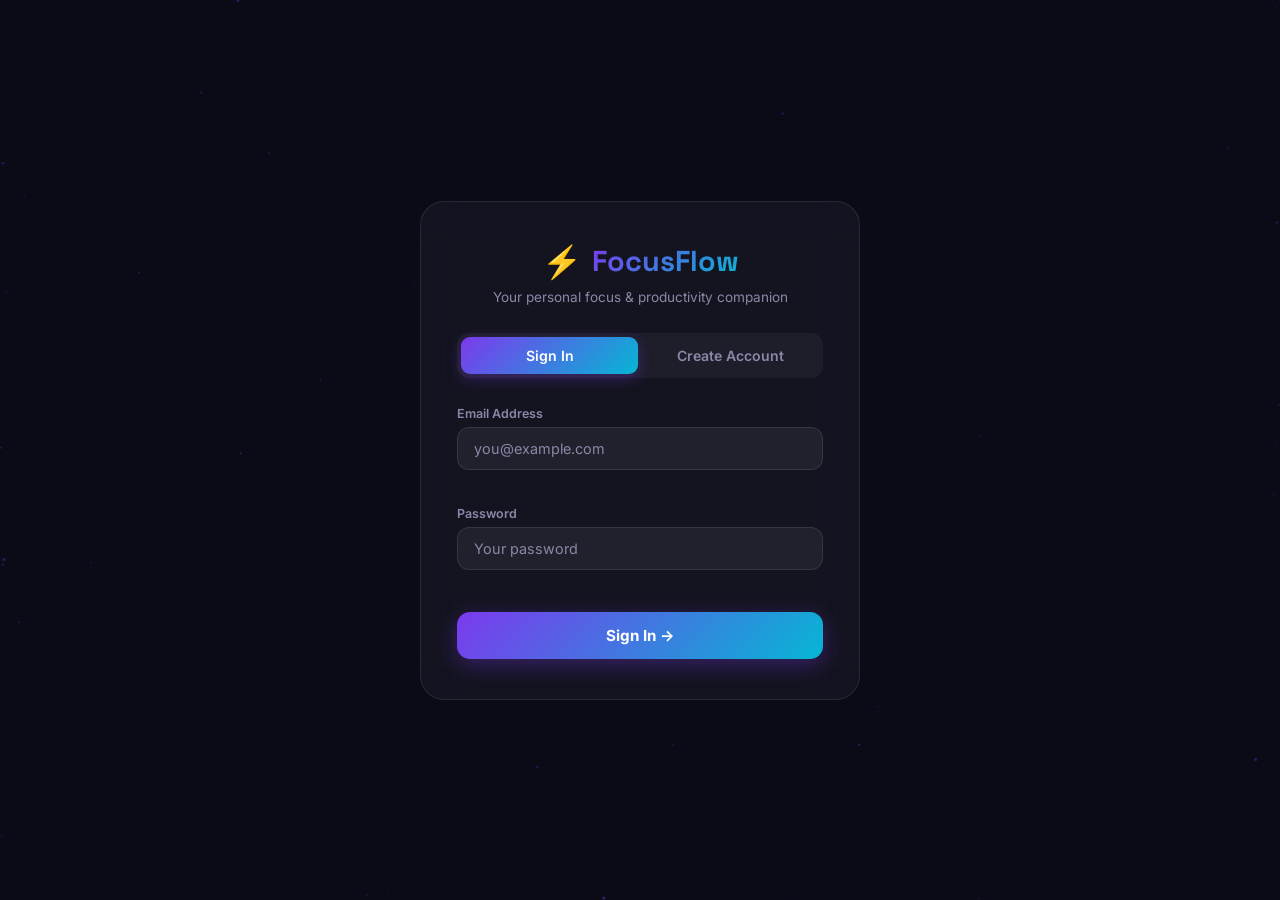
<file: index.html>
<!DOCTYPE html>
<html lang="en" data-theme="violet">
<head>
  <meta charset="UTF-8"/>
  <meta name="viewport" content="width=device-width,initial-scale=1.0"/>
  <title>FocusFlow – Ultimate Study Timer</title>
  <meta name="description" content="Pomodoro focus timer with task management, gamification, ambient sounds, and session tracking."/>
  <link rel="preconnect" href="https://fonts.googleapis.com"/>
  <link href="https://fonts.googleapis.com/css2?family=Inter:wght@300;400;500;600;700;800&family=Space+Grotesk:wght@500;700&display=swap" rel="stylesheet"/>
  <link rel="stylesheet" href="style.css"/>
  <link rel="stylesheet" href="auth.css"/>
</head>
<body>
  <canvas id="particles"></canvas>

  <!-- Breathing overlay -->
  <div class="breathe-overlay" id="breatheOverlay">
    <div class="breathe-circle" id="breatheCircle">
      <span id="breatheText">Inhale</span>
    </div>
  </div>

  <!-- Header -->
  <header class="header">
    <div class="logo">
      <span class="logo-icon">⚡</span>
      <span class="logo-text">FocusFlow</span>
    </div>
    <div class="header-center">
      <div class="xp-bar-wrap">
        <div class="xp-level" id="xpLevel">Lv 1</div>
        <div class="xp-bar"><div class="xp-fill" id="xpFill"></div></div>
        <div class="xp-label" id="xpLabel">0 / 100 XP</div>
      </div>
    </div>
    <div class="header-actions">
      <button class="icon-btn" id="themeBtn" title="Switch Theme">🎨</button>
      <button class="icon-btn" id="breatheBtn" title="Breathing Exercise">🧘</button>
      <button class="icon-btn" id="statsBtn" title="Statistics">📊</button>
      <button class="icon-btn" id="settingsBtn" title="Settings">⚙️</button>
      <!-- User pill -->
      <div class="user-pill" id="userPill">
        <div class="user-pill-avatar" id="headerAvatar">🧑‍🎓</div>
        <span class="user-pill-name" id="headerName">User</span>
        <!-- Dropdown -->
        <div class="user-dropdown" id="userDropdown">
          <a class="dropdown-item" href="profile.html">👤 My Profile</a>
          <a class="dropdown-item" href="profile.html">📊 My Stats</a>
          <div class="dropdown-divider"></div>
          <div class="dropdown-item danger" id="headerLogout">🚪 Log Out</div>
        </div>
      </div>
    </div>
  </header>

  <!-- Keyboard shortcut hint -->
  <div class="shortcut-bar">
    <span>⌨️ Shortcuts:</span>
    <kbd>Space</kbd><span>Play/Pause</span>
    <kbd>R</kbd><span>Reset</span>
    <kbd>S</kbd><span>Skip</span>
    <kbd>F</kbd><span>Focus mode</span>
  </div>

  <!-- Quote Banner -->
  <div class="quote-banner" id="quoteBanner">
    <span class="quote-icon">💡</span>
    <span class="quote-text" id="quoteText"></span>
  </div>

  <!-- Main App -->
  <main class="app" id="appMain">

    <!-- LEFT: Timer Section -->
    <section class="timer-section glass">
      <!-- Mode Tabs -->
      <div class="mode-tabs">
        <button class="mode-tab active" data-mode="focus">🎯 Focus</button>
        <button class="mode-tab" data-mode="short">☕ Short Break</button>
        <button class="mode-tab" data-mode="long">🌴 Long Break</button>
      </div>

      <!-- Circular Timer -->
      <div class="timer-container" id="timerContainer">
        <svg class="timer-ring" viewBox="0 0 300 300">
          <defs>
            <linearGradient id="rg1" x1="0%" y1="0%" x2="100%" y2="100%">
              <stop offset="0%" class="grad-stop1"/>
              <stop offset="100%" class="grad-stop2"/>
            </linearGradient>
            <filter id="glow">
              <feGaussianBlur stdDeviation="5" result="coloredBlur"/>
              <feMerge><feMergeNode in="coloredBlur"/><feMergeNode in="SourceGraphic"/></feMerge>
            </filter>
          </defs>
          <circle class="ring-bg" cx="150" cy="150" r="130"/>
          <circle class="ring-progress" id="ringProgress" cx="150" cy="150" r="130" filter="url(#glow)" stroke="url(#rg1)"/>
          <!-- Tick marks -->
          <g id="tickMarks"></g>
        </svg>
        <div class="timer-center">
          <div class="timer-display" id="timerDisplay">25:00</div>
          <div class="timer-label" id="timerLabel">Focus Time</div>
          <div class="active-task-pill" id="activeTaskPill" style="display:none">
            <span id="activeTaskName">—</span>
          </div>
          <div class="session-dots" id="sessionDots"></div>
        </div>
      </div>

      <!-- Controls -->
      <div class="timer-controls">
        <button class="ctrl-btn" id="resetBtn" title="Reset (R)">↺</button>
        <button class="play-btn" id="playBtn" title="Play/Pause (Space)">
          <span id="playIcon">▶</span>
        </button>
        <button class="ctrl-btn" id="skipBtn" title="Skip (S)">⏭</button>
      </div>

      <!-- Sound Controls -->
      <div class="sound-section">
        <div class="sound-label">🎵 Ambient Sound</div>
        <div class="sound-options">
          <button class="sound-btn active" data-sound="none">🔇 Off</button>
          <button class="sound-btn" data-sound="rain">🌧 Rain</button>
          <button class="sound-btn" data-sound="ocean">🌊 Ocean</button>
          <button class="sound-btn" data-sound="forest">🌲 Forest</button>
          <button class="sound-btn" data-sound="whitenoise">📻 White Noise</button>
        </div>
      </div>

      <!-- Daily goal -->
      <div class="daily-goal-wrap">
        <div class="goal-header">
          <span>🎯 Daily Goal</span>
          <span id="goalProgress">0 / 8 sessions</span>
        </div>
        <div class="goal-bar"><div class="goal-fill" id="goalFill"></div></div>
      </div>
    </section>

    <!-- RIGHT: Tasks + Badges -->
    <div class="right-column">

      <!-- Task Section -->
      <section class="tasks-section glass">
        <div class="tasks-header">
          <h2 class="tasks-title">📝 Tasks</h2>
          <span class="task-count" id="taskCount">0 done</span>
        </div>

        <!-- Add Task -->
        <div class="add-task-row">
          <input type="text" id="taskInput" class="task-input" placeholder="What are you working on?" maxlength="80"/>
          <select class="priority-select" id="prioritySelect">
            <option value="high">🔴 High</option>
            <option value="med" selected>🟡 Med</option>
            <option value="low">🟢 Low</option>
          </select>
          <button class="add-task-btn" id="addTaskBtn">+</button>
        </div>

        <!-- Filters -->
        <div class="task-filters">
          <button class="filter-btn active" data-filter="all">All</button>
          <button class="filter-btn" data-filter="active">Active</button>
          <button class="filter-btn" data-filter="done">Done</button>
          <button class="filter-btn" data-filter="high">🔴</button>
        </div>

        <!-- Task List -->
        <ul class="task-list" id="taskList">
          <li class="empty-tasks" id="emptyMsg">✨ Add your first task above!</li>
        </ul>

        <button class="clear-done-btn" id="clearDoneBtn">🗑 Clear Completed</button>
      </section>

      <!-- Achievements Section -->
      <section class="achievements-section glass">
        <h3 class="ach-title">🏆 Achievements</h3>
        <div class="badges-grid" id="badgesGrid"></div>
      </section>

    </div>
  </main>

  <!-- Stats Modal -->
  <div class="modal-overlay" id="statsModal">
    <div class="modal glass">
      <div class="modal-header">
        <h3>📊 Your Statistics</h3>
        <button class="close-modal" id="closeStats">✕</button>
      </div>
      <div class="stats-grid">
        <div class="stat-card"><div class="stat-value" id="stToday">0</div><div class="stat-label">Sessions Today</div></div>
        <div class="stat-card"><div class="stat-value" id="stMinutes">0m</div><div class="stat-label">Focus Minutes</div></div>
        <div class="stat-card"><div class="stat-value" id="stTasks">0</div><div class="stat-label">Tasks Completed</div></div>
        <div class="stat-card"><div class="stat-value" id="stStreak">0🔥</div><div class="stat-label">Day Streak</div></div>
        <div class="stat-card"><div class="stat-value" id="stTotal">0</div><div class="stat-label">Total Sessions</div></div>
        <div class="stat-card"><div class="stat-value" id="stLevel">1</div><div class="stat-label">Current Level</div></div>
      </div>
      <div class="weekly-chart">
        <h4>Sessions This Week</h4>
        <div class="chart-area">
          <div class="chart-bars" id="chartBars"></div>
          <div class="chart-days" id="chartDays"></div>
        </div>
      </div>
    </div>
  </div>

  <!-- Settings Modal -->
  <div class="modal-overlay" id="settingsModal">
    <div class="modal glass">
      <div class="modal-header">
        <h3>⚙️ Settings</h3>
        <button class="close-modal" id="closeSettings">✕</button>
      </div>
      <div class="settings-list">
        <div class="setting-row">
          <label>Focus Duration (min)</label>
          <input type="number" id="setFocus" class="setting-input" value="25" min="1" max="90"/>
        </div>
        <div class="setting-row">
          <label>Short Break (min)</label>
          <input type="number" id="setShort" class="setting-input" value="5" min="1" max="30"/>
        </div>
        <div class="setting-row">
          <label>Long Break (min)</label>
          <input type="number" id="setLong" class="setting-input" value="15" min="1" max="60"/>
        </div>
        <div class="setting-row">
          <label>Sessions before long break</label>
          <input type="number" id="setSessions" class="setting-input" value="4" min="2" max="8"/>
        </div>
        <div class="setting-row">
          <label>Daily session goal</label>
          <input type="number" id="setGoal" class="setting-input" value="8" min="1" max="20"/>
        </div>
        <div class="setting-row">
          <label>Auto-start breaks</label>
          <label class="toggle"><input type="checkbox" id="setAutoBreak"/><span class="toggle-slider"></span></label>
        </div>
        <div class="setting-row">
          <label>Notification sound</label>
          <label class="toggle"><input type="checkbox" id="setNotifSound" checked/><span class="toggle-slider"></span></label>
        </div>
        <div class="setting-row">
          <label>Show breathing guide</label>
          <label class="toggle"><input type="checkbox" id="setBreathing" checked/><span class="toggle-slider"></span></label>
        </div>
      </div>
      <button class="save-settings-btn" id="saveSettings">💾 Save Settings</button>
    </div>
  </div>

  <!-- Toast Notification -->
  <div class="toast" id="toast"></div>

  <!-- Achievement Popup -->
  <div class="ach-popup" id="achPopup">
    <div class="ach-popup-icon" id="achPopupIcon"></div>
    <div class="ach-popup-text">
      <div class="ach-popup-title" id="achPopupTitle"></div>
      <div class="ach-popup-desc" id="achPopupDesc"></div>
    </div>
  </div>

  <script src="auth.js"></script>
  <script src="app.js"></script>
</body>
</html>
</file>
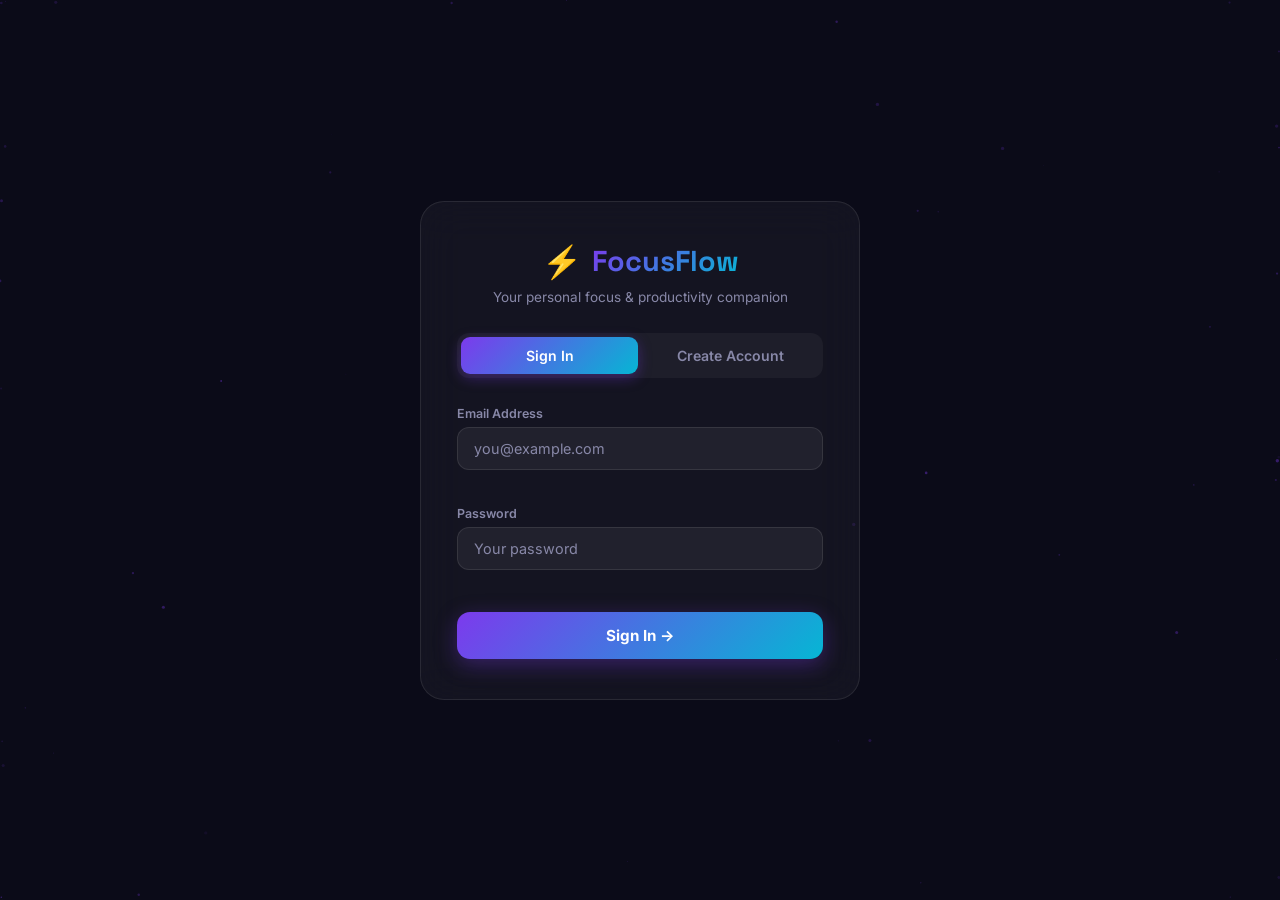
<file: login.html>
<!DOCTYPE html>
<html lang="en" data-theme="violet">
<head>
  <meta charset="UTF-8"/>
  <meta name="viewport" content="width=device-width,initial-scale=1.0"/>
  <title>FocusFlow – Login</title>
  <meta name="description" content="Sign in or create your FocusFlow account to save your progress."/>
  <link rel="preconnect" href="https://fonts.googleapis.com"/>
  <link href="https://fonts.googleapis.com/css2?family=Inter:wght@300;400;500;600;700;800&family=Space+Grotesk:wght@500;700&display=swap" rel="stylesheet"/>
  <link rel="stylesheet" href="auth.css"/>
</head>
<body>
  <canvas id="particles"></canvas>

  <div class="auth-wrapper">
    <div class="auth-card">

      <!-- Logo -->
      <div class="auth-logo">
        <span class="auth-logo-icon">⚡</span>
        <span class="auth-logo-text">FocusFlow</span>
      </div>
      <p class="auth-tagline">Your personal focus & productivity companion</p>

      <!-- Tabs -->
      <div class="auth-tabs">
        <button class="auth-tab active" id="tabLogin">Sign In</button>
        <button class="auth-tab" id="tabRegister">Create Account</button>
      </div>

      <!-- Global Error -->
      <div class="global-error" id="globalError"></div>

      <!-- ── LOGIN FORM ── -->
      <div class="auth-form-pane" id="loginPane">
        <div class="field-group">
          <label for="loginEmail">Email Address</label>
          <input type="email" id="loginEmail" class="auth-input" placeholder="you@example.com" autocomplete="email"/>
          <span class="field-error" id="loginEmailErr"></span>
        </div>
        <div class="field-group">
          <label for="loginPassword">Password</label>
          <input type="password" id="loginPassword" class="auth-input" placeholder="Your password" autocomplete="current-password"/>
          <span class="field-error" id="loginPasswordErr"></span>
        </div>
        <button class="auth-btn" id="loginBtn">
          <span class="btn-text">Sign In →</span>
          <div class="btn-spinner"></div>
        </button>
      </div>

      <!-- ── REGISTER FORM ── -->
      <div class="auth-form-pane hidden" id="registerPane">
        <div class="field-group">
          <label for="regName">Your Name</label>
          <input type="text" id="regName" class="auth-input" placeholder="Alex Johnson" autocomplete="name"/>
          <span class="field-error" id="regNameErr"></span>
        </div>
        <div class="field-group">
          <label for="regEmail">Email Address</label>
          <input type="email" id="regEmail" class="auth-input" placeholder="you@example.com" autocomplete="email"/>
          <span class="field-error" id="regEmailErr"></span>
        </div>
        <div class="field-group">
          <label for="regPassword">Password</label>
          <input type="password" id="regPassword" class="auth-input" placeholder="At least 6 characters" autocomplete="new-password"/>
          <span class="field-error" id="regPasswordErr"></span>
        </div>
        <div class="field-group">
          <label for="regConfirm">Confirm Password</label>
          <input type="password" id="regConfirm" class="auth-input" placeholder="Repeat password" autocomplete="new-password"/>
          <span class="field-error" id="regConfirmErr"></span>
        </div>
        <button class="auth-btn" id="registerBtn">
          <span class="btn-text">Create Account 🚀</span>
          <div class="btn-spinner"></div>
        </button>
      </div>

    </div>
  </div>

  <!-- Toast -->
  <div class="toast" id="toast"></div>

  <script src="auth.js"></script>
  <script>
    // Redirect if already logged in
    requireGuest();

    // ── Particles ──
    (function() {
      const c = document.getElementById('particles');
      const ctx = c.getContext('2d');
      let W, H, pts = [];
      function resize() { W = c.width = innerWidth; H = c.height = innerHeight; }
      resize(); window.addEventListener('resize', resize);
      for (let i=0;i<55;i++) pts.push({x:Math.random()*1920,y:Math.random()*1080,r:Math.random()*1.4+0.3,vx:(Math.random()-.5)*.25,vy:(Math.random()-.5)*.25,o:Math.random()*.35+.05});
      function draw() {
        ctx.clearRect(0,0,W,H);
        pts.forEach(p=>{p.x+=p.vx;p.y+=p.vy;if(p.x<0)p.x=W;if(p.x>W)p.x=0;if(p.y<0)p.y=H;if(p.y>H)p.y=0;ctx.beginPath();ctx.arc(p.x,p.y,p.r,0,Math.PI*2);ctx.fillStyle=`rgba(124,58,237,${p.o})`;ctx.fill();});
        requestAnimationFrame(draw);
      }
      draw();
    })();

    // ── Tab switching ──
    const tabLogin    = document.getElementById('tabLogin');
    const tabRegister = document.getElementById('tabRegister');
    const loginPane   = document.getElementById('loginPane');
    const registerPane= document.getElementById('registerPane');

    tabLogin.addEventListener('click', () => {
      tabLogin.classList.add('active'); tabRegister.classList.remove('active');
      loginPane.classList.remove('hidden'); registerPane.classList.add('hidden');
      clearErrors();
    });
    tabRegister.addEventListener('click', () => {
      tabRegister.classList.add('active'); tabLogin.classList.remove('active');
      registerPane.classList.remove('hidden'); loginPane.classList.add('hidden');
      clearErrors();
    });

    function clearErrors() {
      document.querySelectorAll('.field-error').forEach(e => e.textContent = '');
      document.querySelectorAll('.auth-input').forEach(e => e.classList.remove('error'));
      hideGlobalError();
    }
    function showGlobalError(msg) {
      const el = document.getElementById('globalError');
      el.textContent = msg; el.classList.add('show');
    }
    function hideGlobalError() {
      document.getElementById('globalError').classList.remove('show');
    }
    function fieldErr(id, msg) {
      document.getElementById(id).textContent = msg;
      const input = document.getElementById(id.replace('Err',''));
      if (input) input.classList.add('error');
    }

    let toastTimer;
    function showToast(msg) {
      const t = document.getElementById('toast');
      t.textContent = msg; t.classList.add('show');
      clearTimeout(toastTimer);
      toastTimer = setTimeout(() => t.classList.remove('show'), 3000);
    }

    function setLoading(btn, loading) {
      btn.classList.toggle('loading', loading);
      btn.disabled = loading;
    }

    // ── Login ──
    document.getElementById('loginBtn').addEventListener('click', async () => {
      clearErrors();
      const email = document.getElementById('loginEmail').value.trim();
      const pass  = document.getElementById('loginPassword').value;
      let valid = true;

      if (!email) { fieldErr('loginEmailErr','Email is required'); valid=false; }
      else if (!/\S+@\S+\.\S+/.test(email)) { fieldErr('loginEmailErr','Enter a valid email'); valid=false; }
      if (!pass) { fieldErr('loginPasswordErr','Password is required'); valid=false; }
      if (!valid) return;

      const btn = document.getElementById('loginBtn');
      setLoading(btn, true);
      try {
        await authLogin(email, pass);
        showToast('Welcome back! 🎉');
        setTimeout(() => window.location.href = 'index.html', 800);
      } catch(e) {
        showGlobalError(e.message);
        setLoading(btn, false);
      }
    });

    // ── Register ──
    document.getElementById('registerBtn').addEventListener('click', async () => {
      clearErrors();
      const name    = document.getElementById('regName').value.trim();
      const email   = document.getElementById('regEmail').value.trim();
      const pass    = document.getElementById('regPassword').value;
      const confirm = document.getElementById('regConfirm').value;
      let valid = true;

      if (!name)  { fieldErr('regNameErr','Name is required'); valid=false; }
      if (!email) { fieldErr('regEmailErr','Email is required'); valid=false; }
      else if (!/\S+@\S+\.\S+/.test(email)) { fieldErr('regEmailErr','Enter a valid email'); valid=false; }
      if (!pass)  { fieldErr('regPasswordErr','Password is required'); valid=false; }
      else if (pass.length < 6) { fieldErr('regPasswordErr','At least 6 characters'); valid=false; }
      if (pass !== confirm) { fieldErr('regConfirmErr','Passwords do not match'); valid=false; }
      if (!valid) return;

      const btn = document.getElementById('registerBtn');
      setLoading(btn, true);
      try {
        await authRegister(name, email, pass);
        showToast('Account created! Welcome 🚀');
        setTimeout(() => window.location.href = 'index.html', 900);
      } catch(e) {
        showGlobalError(e.message);
        setLoading(btn, false);
      }
    });

    // Enter key support
    document.getElementById('loginPassword').addEventListener('keydown', e => { if(e.key==='Enter') document.getElementById('loginBtn').click(); });
    document.getElementById('regConfirm').addEventListener('keydown', e => { if(e.key==='Enter') document.getElementById('registerBtn').click(); });
  </script>
</body>
</html>
</file>
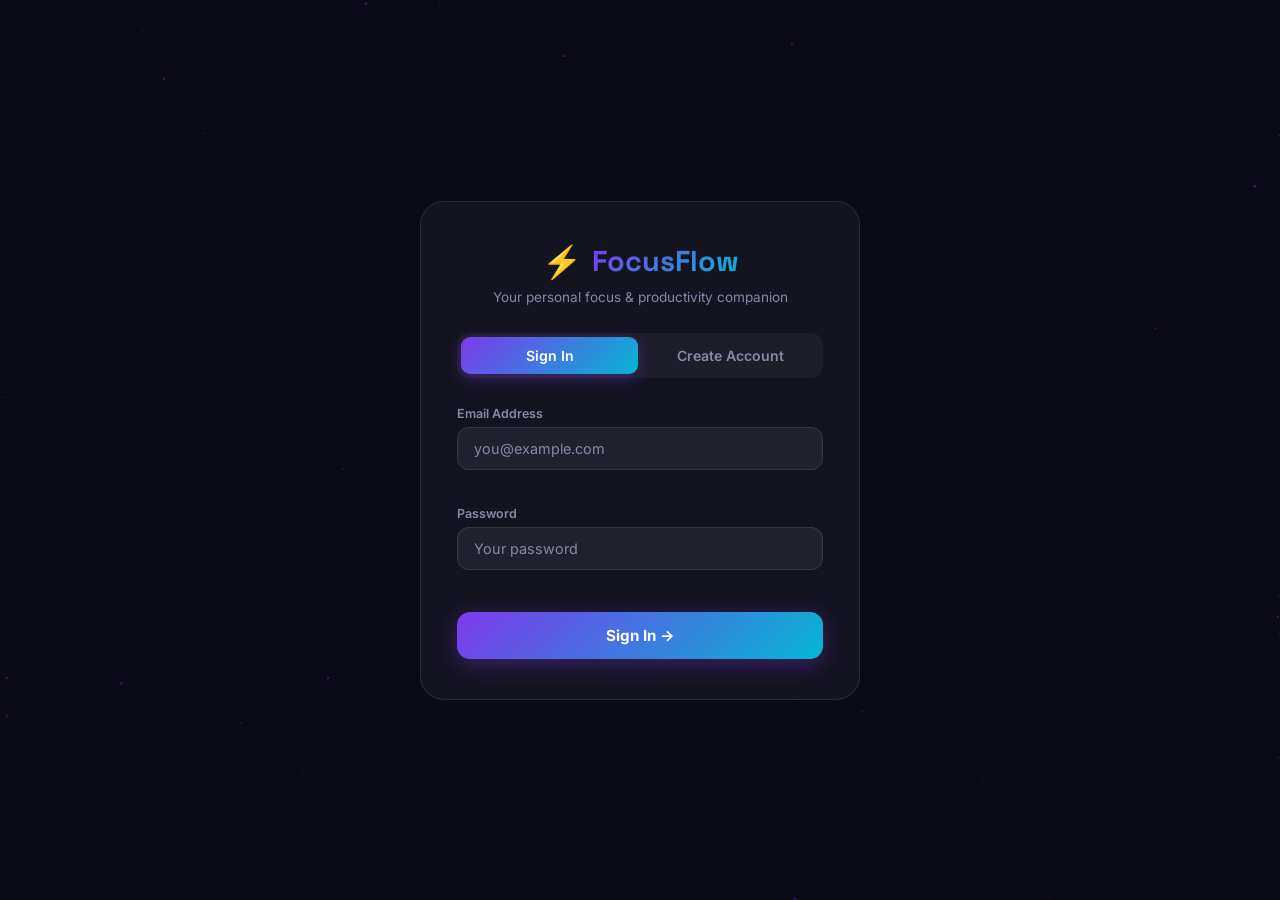
<file: profile.html>
<!DOCTYPE html>
<html lang="en" data-theme="violet">
<head>
  <meta charset="UTF-8"/>
  <meta name="viewport" content="width=device-width,initial-scale=1.0"/>
  <title>My Profile – FocusFlow</title>
  <link rel="preconnect" href="https://fonts.googleapis.com"/>
  <link href="https://fonts.googleapis.com/css2?family=Inter:wght@300;400;500;600;700;800&family=Space+Grotesk:wght@500;700&display=swap" rel="stylesheet"/>
  <link rel="stylesheet" href="auth.css"/>
</head>
<body>
  <canvas id="particles"></canvas>

  <div class="profile-layout">

    <!-- Top bar -->
    <div class="profile-topbar">
      <a href="index.html" class="back-btn">← Back to Timer</a>
      <span class="profile-topbar-title">My Profile</span>
    </div>

    <!-- ── Section 1: Avatar & Identity ── -->
    <div class="profile-section">
      <div class="section-title">Identity</div>

      <div class="avatar-hero">
        <div class="avatar-display" id="avatarDisplay" title="Click to change avatar">🧑‍🎓</div>
        <div class="avatar-info">
          <div class="avatar-name" id="avatarName">Loading...</div>
          <div class="avatar-email" id="avatarEmail"></div>
          <div class="avatar-level">⚡ <span id="avatarLevel">Level 1</span> · <span id="avatarXP">0 XP</span></div>
        </div>
      </div>

      <!-- Emoji picker -->
      <div class="emoji-picker" id="emojiPicker"></div>

      <div class="profile-fields">
        <div>
          <label class="profile-label">Display Name</label>
          <input type="text" id="pfName" class="profile-input" placeholder="Your name" maxlength="32"/>
        </div>
        <div>
          <label class="profile-label">Username</label>
          <input type="text" id="pfUsername" class="profile-input" placeholder="@yourhandle" maxlength="20"/>
        </div>
        <div class="full-width">
          <label class="profile-label">Bio</label>
          <textarea id="pfBio" class="profile-textarea" placeholder="Tell us about yourself and your study goals..." maxlength="160"></textarea>
        </div>
      </div>

      <div class="btn-row" style="margin-top:18px">
        <button class="save-btn" id="saveIdentity">💾 Save Profile</button>
      </div>
    </div>

    <!-- ── Section 2: Study Preferences ── -->
    <div class="profile-section">
      <div class="section-title">Study Preferences</div>
      <div class="profile-fields">
        <div>
          <label class="profile-label">Favourite Subject</label>
          <input type="text" id="pfSubject" class="profile-input" placeholder="e.g. Mathematics, CS, History"/>
        </div>
        <div>
          <label class="profile-label">Study Schedule</label>
          <select id="pfSchedule" class="profile-select">
            <option value="morning">🌅 Morning Person</option>
            <option value="afternoon">☀️ Afternoon Worker</option>
            <option value="evening">🌆 Evening Studier</option>
            <option value="night">🌙 Night Owl</option>
          </select>
        </div>
        <div>
          <label class="profile-label">Daily Session Goal</label>
          <input type="number" id="pfDailyGoal" class="profile-input" value="8" min="1" max="20"/>
        </div>
        <div>
          <label class="profile-label">Focus Style</label>
          <select id="pfFocusStyle" class="profile-select">
            <option value="pomodoro">🍅 Pomodoro (25/5)</option>
            <option value="deep">🌊 Deep Work (50/10)</option>
            <option value="light">⚡ Light (15/3)</option>
            <option value="custom">⚙️ Custom</option>
          </select>
        </div>
      </div>
      <div class="btn-row" style="margin-top:18px">
        <button class="save-btn" id="savePrefs">💾 Save Preferences</button>
      </div>
    </div>

    <!-- ── Section 3: Lifetime Stats ── -->
    <div class="profile-section">
      <div class="section-title">Lifetime Stats</div>
      <div class="profile-stats">
        <div class="pstat-card"><div class="pstat-value" id="psTotalSessions">0</div><div class="pstat-label">Total Sessions</div></div>
        <div class="pstat-card"><div class="pstat-value" id="psTodaySessions">0</div><div class="pstat-label">Today's Sessions</div></div>
        <div class="pstat-card"><div class="pstat-value" id="psMinutes">0</div><div class="pstat-label">Focus Minutes</div></div>
        <div class="pstat-card"><div class="pstat-value" id="psTasks">0</div><div class="pstat-label">Tasks Completed</div></div>
        <div class="pstat-card"><div class="pstat-value" id="psStreak">0🔥</div><div class="pstat-label">Day Streak</div></div>
        <div class="pstat-card"><div class="pstat-value" id="psLevel">1</div><div class="pstat-label">Current Level</div></div>
      </div>
    </div>

    <!-- ── Section 4: Account & Security ── -->
    <div class="profile-section">
      <div class="section-title">Account & Security</div>
      <div class="profile-fields">
        <div>
          <label class="profile-label">Email (read-only)</label>
          <input type="email" id="pfEmail" class="profile-input" readonly style="opacity:0.5;cursor:not-allowed"/>
        </div>
        <div></div>
        <div>
          <label class="profile-label">Current Password</label>
          <input type="password" id="pfCurrentPass" class="profile-input" placeholder="Enter current password"/>
        </div>
        <div>
          <label class="profile-label">New Password</label>
          <input type="password" id="pfNewPass" class="profile-input" placeholder="New password (min 6 chars)"/>
        </div>
      </div>
      <div class="btn-row" style="margin-top:18px">
        <button class="save-btn" id="changePassBtn">🔒 Change Password</button>
      </div>
    </div>

    <!-- ── Section 5: Danger Zone ── -->
    <div class="profile-section">
      <div class="section-title" style="color: var(--danger);">Danger Zone</div>
      <p style="font-size:0.85rem;color:var(--text-dim);margin-bottom:16px;">
        Deleting your account removes all your data permanently. This cannot be undone.
      </p>
      <div class="btn-row">
        <button class="danger-btn" id="logoutBtn">🚪 Log Out</button>
        <button class="danger-btn" id="deleteAccountBtn">🗑 Delete Account</button>
      </div>
    </div>

  </div>

  <!-- Toast -->
  <div class="toast" id="toast"></div>

  <script src="auth.js"></script>
  <script src="profile.js"></script>
</body>
</html>
</file>
<file: style.css>
/* =============================================
   FOCUSFLOW – PREMIUM DARK STUDY TIMER CSS
   ============================================= */

/* ---------- CSS Variables / Themes ---------- */
:root, [data-theme="violet"] {
  --bg:          #0b0b18;
  --bg2:         #11112b;
  --glass:       rgba(255,255,255,0.04);
  --glass-border:rgba(255,255,255,0.09);
  --accent1:     #7c3aed;
  --accent2:     #06b6d4;
  --accent-glow: rgba(124,58,237,0.35);
  --text:        #e8e8f0;
  --text-dim:    #8888a8;
  --success:     #10b981;
  --danger:      #ef4444;
  --warn:        #f59e0b;
}
[data-theme="ocean"] {
  --bg:          #050e1f;
  --bg2:         #0a1a35;
  --glass:       rgba(255,255,255,0.04);
  --glass-border:rgba(255,255,255,0.09);
  --accent1:     #0ea5e9;
  --accent2:     #06b6d4;
  --accent-glow: rgba(14,165,233,0.35);
  --text:        #ddf6ff;
  --text-dim:    #6698aa;
}
[data-theme="sunset"] {
  --bg:          #130a0a;
  --bg2:         #1f0f0f;
  --glass:       rgba(255,255,255,0.04);
  --glass-border:rgba(255,255,255,0.09);
  --accent1:     #f43f5e;
  --accent2:     #f97316;
  --accent-glow: rgba(244,63,94,0.35);
  --text:        #ffe4e4;
  --text-dim:    #aa7777;
}
[data-theme="forest"] {
  --bg:          #060f08;
  --bg2:         #0d1f11;
  --glass:       rgba(255,255,255,0.04);
  --glass-border:rgba(255,255,255,0.09);
  --accent1:     #22c55e;
  --accent2:     #86efac;
  --accent-glow: rgba(34,197,94,0.35);
  --text:        #d1fae5;
  --text-dim:    #6aaa7a;
}

/* ---------- Reset & Base ---------- */
*, *::before, *::after { box-sizing: border-box; margin: 0; padding: 0; }
html { scroll-behavior: smooth; }
body {
  font-family: 'Inter', sans-serif;
  background: var(--bg);
  color: var(--text);
  min-height: 100vh;
  overflow-x: hidden;
  line-height: 1.5;
}

/* ---------- Particles Canvas ---------- */
#particles {
  position: fixed; inset: 0;
  pointer-events: none; z-index: 0;
}

/* ---------- Glassmorphism ---------- */
.glass {
  background: var(--glass);
  border: 1px solid var(--glass-border);
  backdrop-filter: blur(16px);
  -webkit-backdrop-filter: blur(16px);
  border-radius: 20px;
}

/* ---------- Gradient stops (themed) ---------- */
.grad-stop1 { stop-color: var(--accent1); }
.grad-stop2 { stop-color: var(--accent2); }

/* ---------- Header ---------- */
.header {
  position: sticky; top: 0; z-index: 100;
  display: flex; align-items: center;
  padding: 14px 28px;
  background: rgba(11,11,24,0.7);
  backdrop-filter: blur(20px);
  border-bottom: 1px solid var(--glass-border);
}
.logo { display: flex; align-items: center; gap: 10px; }
.logo-icon { font-size: 1.5rem; }
.logo-text {
  font-family: 'Space Grotesk', sans-serif;
  font-size: 1.4rem; font-weight: 700;
  background: linear-gradient(135deg, var(--accent1), var(--accent2));
  -webkit-background-clip: text; -webkit-text-fill-color: transparent;
  background-clip: text;
}
.header-center { flex: 1; display: flex; justify-content: center; }
.xp-bar-wrap { display: flex; align-items: center; gap: 10px; }
.xp-level {
  font-size: 0.75rem; font-weight: 700;
  background: linear-gradient(135deg, var(--accent1), var(--accent2));
  -webkit-background-clip: text; background-clip: text;
  -webkit-text-fill-color: transparent;
  min-width: 38px;
}
.xp-bar {
  width: 140px; height: 6px;
  background: rgba(255,255,255,0.08);
  border-radius: 99px; overflow: hidden;
}
.xp-fill {
  height: 100%;
  background: linear-gradient(90deg, var(--accent1), var(--accent2));
  border-radius: 99px;
  transition: width 0.6s cubic-bezier(.4,0,.2,1);
  width: 0%;
}
.xp-label { font-size: 0.7rem; color: var(--text-dim); min-width: 60px; }
.header-actions { display: flex; gap: 8px; }
.icon-btn {
  background: var(--glass); border: 1px solid var(--glass-border);
  color: var(--text); font-size: 1.1rem;
  width: 40px; height: 40px; border-radius: 10px;
  cursor: pointer; transition: all 0.2s;
  display: flex; align-items: center; justify-content: center;
}
.icon-btn:hover { background: rgba(255,255,255,0.1); transform: translateY(-2px); }

/* ---------- Shortcut Bar ---------- */
.shortcut-bar {
  display: flex; align-items: center; justify-content: center;
  gap: 8px; padding: 8px 20px;
  font-size: 0.72rem; color: var(--text-dim);
  background: rgba(255,255,255,0.02);
  border-bottom: 1px solid rgba(255,255,255,0.04);
  flex-wrap: wrap;
  position: relative; z-index: 1;
}
kbd {
  background: rgba(255,255,255,0.08);
  border: 1px solid rgba(255,255,255,0.15);
  color: var(--accent2);
  border-radius: 5px;
  padding: 1px 6px;
  font-family: monospace; font-size: 0.7rem;
  font-weight: 700;
}

/* ---------- Quote Banner ---------- */
.quote-banner {
  display: flex; align-items: center; justify-content: center;
  gap: 10px;
  padding: 10px 24px;
  font-size: 0.85rem;
  color: var(--text-dim);
  font-style: italic;
  position: relative; z-index: 1;
  animation: fadeIn 1s ease;
}
.quote-icon { font-size: 1rem; flex-shrink: 0; }

/* ---------- Main Layout ---------- */
.app {
  display: grid;
  grid-template-columns: 420px 1fr;
  gap: 24px;
  max-width: 1200px;
  margin: 0 auto;
  padding: 24px;
  position: relative; z-index: 1;
}
@media (max-width: 900px) {
  .app { grid-template-columns: 1fr; }
  .header-center { display: none; }
}

/* ---------- Timer Section ---------- */
.timer-section { padding: 28px 24px; display: flex; flex-direction: column; align-items: center; gap: 20px; }

/* Mode Tabs */
.mode-tabs {
  display: flex; gap: 6px;
  background: rgba(255,255,255,0.04);
  border-radius: 12px; padding: 5px;
  width: 100%;
}
.mode-tab {
  flex: 1; padding: 8px 6px;
  border: none; border-radius: 8px;
  background: transparent; color: var(--text-dim);
  font-size: 0.75rem; font-weight: 600;
  cursor: pointer; transition: all 0.25s;
  font-family: 'Inter', sans-serif;
}
.mode-tab.active {
  background: linear-gradient(135deg, var(--accent1), var(--accent2));
  color: #fff;
  box-shadow: 0 4px 15px var(--accent-glow);
}
.mode-tab:not(.active):hover { color: var(--text); background: rgba(255,255,255,0.05); }

/* Circular Timer */
.timer-container {
  position: relative; width: 300px; height: 300px;
  transition: transform 0.3s;
}
.timer-container:hover { transform: scale(1.02); }
.timer-ring { width: 100%; height: 100%; transform: rotate(-90deg); }
.ring-bg { fill: none; stroke: rgba(255,255,255,0.05); stroke-width: 10; }
.ring-progress {
  fill: none; stroke-width: 10;
  stroke-linecap: round;
  stroke-dasharray: 816.81;
  stroke-dashoffset: 0;
  transition: stroke-dashoffset 0.5s linear, stroke 0.5s;
}
.timer-center {
  position: absolute; inset: 0;
  display: flex; flex-direction: column;
  align-items: center; justify-content: center; gap: 6px;
}
.timer-display {
  font-family: 'Space Grotesk', sans-serif;
  font-size: 3.8rem; font-weight: 700;
  background: linear-gradient(135deg, var(--accent1), var(--accent2));
  -webkit-background-clip: text; background-clip: text;
  -webkit-text-fill-color: transparent;
  letter-spacing: -2px;
  line-height: 1;
}
.timer-label { font-size: 0.8rem; color: var(--text-dim); text-transform: uppercase; letter-spacing: 2px; }
.active-task-pill {
  background: rgba(255,255,255,0.07);
  border: 1px solid var(--glass-border);
  border-radius: 99px;
  padding: 3px 12px;
  font-size: 0.7rem; color: var(--text-dim);
  max-width: 180px; overflow: hidden;
  text-overflow: ellipsis; white-space: nowrap;
  margin-top: 2px;
}
.session-dots { display: flex; gap: 6px; margin-top: 4px; }
.session-dot {
  width: 8px; height: 8px; border-radius: 50%;
  background: rgba(255,255,255,0.1);
  transition: background 0.3s;
}
.session-dot.done {
  background: linear-gradient(135deg, var(--accent1), var(--accent2));
  box-shadow: 0 0 6px var(--accent-glow);
}

/* Timer Controls */
.timer-controls { display: flex; align-items: center; gap: 16px; }
.ctrl-btn {
  width: 52px; height: 52px; border-radius: 50%;
  background: rgba(255,255,255,0.06); border: 1px solid var(--glass-border);
  color: var(--text); font-size: 1.3rem;
  cursor: pointer; transition: all 0.2s;
  display: flex; align-items: center; justify-content: center;
}
.ctrl-btn:hover { background: rgba(255,255,255,0.12); transform: scale(1.08); }
.play-btn {
  width: 72px; height: 72px; border-radius: 50%;
  background: linear-gradient(135deg, var(--accent1), var(--accent2));
  border: none; color: #fff; font-size: 1.6rem;
  cursor: pointer; transition: all 0.25s;
  box-shadow: 0 8px 28px var(--accent-glow);
  display: flex; align-items: center; justify-content: center;
}
.play-btn:hover { transform: scale(1.1); box-shadow: 0 12px 36px var(--accent-glow); }
.play-btn:active { transform: scale(0.96); }

/* Sound Controls */
.sound-section { width: 100%; }
.sound-label { font-size: 0.78rem; color: var(--text-dim); text-align: center; margin-bottom: 8px; }
.sound-options { display: flex; gap: 6px; flex-wrap: wrap; justify-content: center; }
.sound-btn {
  padding: 6px 12px;
  background: rgba(255,255,255,0.05); border: 1px solid var(--glass-border);
  border-radius: 99px; color: var(--text-dim);
  font-size: 0.72rem; font-weight: 600;
  cursor: pointer; transition: all 0.2s;
}
.sound-btn:hover { background: rgba(255,255,255,0.1); color: var(--text); }
.sound-btn.active {
  background: linear-gradient(135deg, var(--accent1), var(--accent2));
  border-color: transparent; color: #fff;
}

/* Daily Goal */
.daily-goal-wrap { width: 100%; }
.goal-header {
  display: flex; justify-content: space-between;
  font-size: 0.78rem; margin-bottom: 6px; color: var(--text-dim);
}
.goal-bar {
  height: 8px; background: rgba(255,255,255,0.07);
  border-radius: 99px; overflow: hidden;
}
.goal-fill {
  height: 100%; width: 0%;
  background: linear-gradient(90deg, var(--accent1), var(--accent2));
  border-radius: 99px;
  transition: width 0.6s cubic-bezier(.4,0,.2,1);
}

/* ---------- Right Column ---------- */
.right-column { display: flex; flex-direction: column; gap: 20px; }

/* ---------- Tasks Section ---------- */
.tasks-section { padding: 24px; display: flex; flex-direction: column; gap: 14px; }
.tasks-header { display: flex; justify-content: space-between; align-items: center; }
.tasks-title { font-family: 'Space Grotesk', sans-serif; font-size: 1.1rem; font-weight: 700; }
.task-count { font-size: 0.78rem; color: var(--text-dim); }

/* Add Task */
.add-task-row { display: flex; gap: 8px; }
.task-input {
  flex: 1; padding: 11px 14px;
  background: rgba(255,255,255,0.05); border: 1px solid var(--glass-border);
  border-radius: 12px; color: var(--text);
  font-size: 0.88rem; outline: none;
  transition: border-color 0.2s, box-shadow 0.2s;
}
.task-input::placeholder { color: var(--text-dim); }
.task-input:focus {
  border-color: var(--accent1);
  box-shadow: 0 0 0 3px var(--accent-glow);
}
.priority-select {
  padding: 8px 6px;
  background: rgba(255,255,255,0.05); border: 1px solid var(--glass-border);
  border-radius: 10px; color: var(--text);
  font-size: 0.78rem; outline: none; cursor: pointer;
}
.priority-select option { background: var(--bg2); }
.add-task-btn {
  width: 44px; height: 44px; border-radius: 12px;
  background: linear-gradient(135deg, var(--accent1), var(--accent2));
  border: none; color: #fff; font-size: 1.5rem;
  cursor: pointer; transition: all 0.2s;
  display: flex; align-items: center; justify-content: center;
}
.add-task-btn:hover { transform: scale(1.08); box-shadow: 0 6px 20px var(--accent-glow); }

/* Task Filters */
.task-filters { display: flex; gap: 6px; flex-wrap: wrap; }
.filter-btn {
  padding: 5px 14px; border-radius: 99px;
  background: rgba(255,255,255,0.05); border: 1px solid var(--glass-border);
  color: var(--text-dim); font-size: 0.75rem; font-weight: 600;
  cursor: pointer; transition: all 0.2s;
}
.filter-btn.active {
  background: linear-gradient(135deg, var(--accent1), var(--accent2));
  border-color: transparent; color: #fff;
}

/* Task List */
.task-list { list-style: none; display: flex; flex-direction: column; gap: 8px; max-height: 340px; overflow-y: auto; padding-right: 4px; }
.task-list::-webkit-scrollbar { width: 4px; }
.task-list::-webkit-scrollbar-track { background: transparent; }
.task-list::-webkit-scrollbar-thumb { background: rgba(255,255,255,0.1); border-radius: 4px; }

.empty-tasks { text-align: center; padding: 32px; color: var(--text-dim); font-size: 0.85rem; }

.task-item {
  display: flex; align-items: center; gap: 10px;
  padding: 12px 14px;
  background: rgba(255,255,255,0.03); border: 1px solid var(--glass-border);
  border-radius: 12px;
  transition: all 0.25s;
  cursor: pointer;
  animation: slideIn 0.25s ease;
  position: relative;
}
.task-item:hover { background: rgba(255,255,255,0.07); transform: translateX(3px); }
.task-item.active-focus { border-color: var(--accent1); background: rgba(124,58,237,0.08); }
.task-item.done { opacity: 0.5; }
.task-item.done .task-name { text-decoration: line-through; }

.task-check {
  width: 20px; height: 20px; border-radius: 6px;
  border: 2px solid rgba(255,255,255,0.2);
  flex-shrink: 0; cursor: pointer; transition: all 0.2s;
  display: flex; align-items: center; justify-content: center;
}
.task-check.checked {
  background: linear-gradient(135deg, var(--accent1), var(--accent2));
  border-color: transparent;
}
.task-check.checked::after { content: '✓'; color: #fff; font-size: 0.8rem; font-weight: 700; }

.task-name { flex: 1; font-size: 0.88rem; }
.task-meta { display: flex; align-items: center; gap: 6px; }
.task-priority {
  font-size: 0.65rem; padding: 2px 7px; border-radius: 99px; font-weight: 700;
}
.priority-high { background: rgba(239,68,68,0.15); color: #ef4444; }
.priority-med  { background: rgba(245,158,11,0.15); color: #f59e0b; }
.priority-low  { background: rgba(16,185,129,0.15); color: #10b981; }

.task-pomodoros { font-size: 0.7rem; color: var(--text-dim); }
.task-focus-btn {
  background: transparent; border: 1px solid var(--glass-border);
  border-radius: 6px; color: var(--text-dim);
  font-size: 0.68rem; padding: 2px 6px;
  cursor: pointer; transition: all 0.2s; white-space: nowrap;
}
.task-focus-btn:hover { border-color: var(--accent1); color: var(--accent2); }
.task-delete {
  background: transparent; border: none;
  color: rgba(255,255,255,0.2); cursor: pointer;
  font-size: 0.9rem; transition: color 0.2s; padding: 0 2px;
}
.task-delete:hover { color: var(--danger); }

.clear-done-btn {
  background: transparent; border: 1px solid rgba(239,68,68,0.3);
  color: var(--danger); border-radius: 10px;
  padding: 8px; font-size: 0.78rem; cursor: pointer;
  transition: all 0.2s; width: 100%;
}
.clear-done-btn:hover { background: rgba(239,68,68,0.1); }

/* ---------- Achievements ---------- */
.achievements-section { padding: 20px; }
.ach-title { font-family: 'Space Grotesk', sans-serif; font-size: 1rem; font-weight: 700; margin-bottom: 14px; }
.badges-grid { display: grid; grid-template-columns: repeat(auto-fill, minmax(70px, 1fr)); gap: 10px; }
.badge-item {
  display: flex; flex-direction: column; align-items: center; gap: 5px;
  padding: 12px 6px;
  background: rgba(255,255,255,0.03); border: 1px solid var(--glass-border);
  border-radius: 12px; text-align: center;
  transition: all 0.25s; cursor: default;
}
.badge-item.unlocked { border-color: var(--accent1); background: rgba(124,58,237,0.08); }
.badge-item.unlocked:hover { transform: translateY(-3px); box-shadow: 0 8px 20px var(--accent-glow); }
.badge-icon { font-size: 1.6rem; filter: grayscale(1); opacity: 0.4; transition: all 0.3s; }
.badge-item.unlocked .badge-icon { filter: none; opacity: 1; }
.badge-name { font-size: 0.6rem; color: var(--text-dim); line-height: 1.3; }
.badge-item.unlocked .badge-name { color: var(--text); }

/* ---------- Modals ---------- */
.modal-overlay {
  position: fixed; inset: 0; z-index: 200;
  background: rgba(0,0,0,0.6);
  backdrop-filter: blur(8px);
  display: none; align-items: center; justify-content: center; padding: 20px;
}
.modal-overlay.open { display: flex; animation: fadeIn 0.2s ease; }
.modal { width: 100%; max-width: 540px; padding: 28px; max-height: 90vh; overflow-y: auto; }
.modal-header { display: flex; justify-content: space-between; align-items: center; margin-bottom: 22px; }
.modal-header h3 { font-family: 'Space Grotesk', sans-serif; font-size: 1.2rem; }
.close-modal {
  background: rgba(255,255,255,0.07); border: 1px solid var(--glass-border);
  color: var(--text); width: 32px; height: 32px; border-radius: 8px;
  cursor: pointer; font-size: 0.9rem; transition: all 0.2s;
}
.close-modal:hover { background: rgba(239,68,68,0.2); color: var(--danger); }

/* Stats */
.stats-grid { display: grid; grid-template-columns: repeat(3, 1fr); gap: 12px; margin-bottom: 24px; }
.stat-card {
  padding: 18px 14px; border-radius: 14px;
  background: rgba(255,255,255,0.04); border: 1px solid var(--glass-border);
  text-align: center;
}
.stat-value {
  font-family: 'Space Grotesk', sans-serif;
  font-size: 1.8rem; font-weight: 700;
  background: linear-gradient(135deg, var(--accent1), var(--accent2));
  -webkit-background-clip: text; background-clip: text;
  -webkit-text-fill-color: transparent;
}
.stat-label { font-size: 0.72rem; color: var(--text-dim); margin-top: 4px; }

/* Weekly chart */
.weekly-chart h4 { font-size: 0.9rem; margin-bottom: 14px; color: var(--text-dim); }
.chart-area { display: flex; flex-direction: column; gap: 8px; }
.chart-bars { display: flex; gap: 8px; align-items: flex-end; height: 100px; }
.chart-bar {
  flex: 1; border-radius: 6px 6px 0 0;
  background: linear-gradient(180deg, var(--accent1), var(--accent2));
  min-height: 4px; transition: height 0.5s cubic-bezier(.4,0,.2,1);
  opacity: 0.7;
}
.chart-bar.today { opacity: 1; box-shadow: 0 0 12px var(--accent-glow); }
.chart-days { display: flex; gap: 8px; }
.chart-day { flex: 1; text-align: center; font-size: 0.68rem; color: var(--text-dim); }

/* Settings */
.settings-list { display: flex; flex-direction: column; gap: 14px; margin-bottom: 20px; }
.setting-row {
  display: flex; justify-content: space-between; align-items: center;
  padding-bottom: 14px;
  border-bottom: 1px solid rgba(255,255,255,0.05);
  font-size: 0.88rem;
}
.setting-input {
  width: 72px; padding: 6px 10px;
  background: rgba(255,255,255,0.07); border: 1px solid var(--glass-border);
  border-radius: 8px; color: var(--text); font-size: 0.88rem;
  outline: none; text-align: center;
}
.toggle { position: relative; display: inline-block; width: 46px; height: 24px; }
.toggle input { opacity: 0; width: 0; height: 0; }
.toggle-slider {
  position: absolute; inset: 0;
  background: rgba(255,255,255,0.12); border-radius: 99px;
  cursor: pointer; transition: 0.3s;
}
.toggle-slider::before {
  content: ''; position: absolute;
  width: 18px; height: 18px; border-radius: 50%;
  background: #fff; left: 3px; top: 3px;
  transition: 0.3s;
}
.toggle input:checked + .toggle-slider { background: linear-gradient(90deg, var(--accent1), var(--accent2)); }
.toggle input:checked + .toggle-slider::before { transform: translateX(22px); }
.save-settings-btn {
  width: 100%; padding: 13px;
  background: linear-gradient(135deg, var(--accent1), var(--accent2));
  border: none; border-radius: 12px; color: #fff;
  font-size: 0.9rem; font-weight: 600; cursor: pointer;
  transition: all 0.2s; box-shadow: 0 6px 20px var(--accent-glow);
}
.save-settings-btn:hover { transform: translateY(-2px); box-shadow: 0 10px 28px var(--accent-glow); }

/* ---------- Toast ---------- */
.toast {
  position: fixed; bottom: 28px; left: 50%; transform: translateX(-50%) translateY(20px);
  background: rgba(20,20,40,0.95);
  border: 1px solid var(--glass-border);
  color: var(--text); padding: 12px 24px;
  border-radius: 12px; font-size: 0.88rem;
  opacity: 0; transition: all 0.3s;
  z-index: 300; pointer-events: none;
  backdrop-filter: blur(12px);
}
.toast.show { opacity: 1; transform: translateX(-50%) translateY(0); }

/* ---------- Achievement Popup ---------- */
.ach-popup {
  position: fixed; top: 80px; right: 24px;
  display: flex; align-items: center; gap: 12px;
  padding: 14px 20px;
  background: rgba(20,20,40,0.96);
  border: 1px solid var(--accent1);
  border-radius: 14px; z-index: 300;
  transform: translateX(120%);
  transition: transform 0.4s cubic-bezier(.175,.885,.32,1.275);
  backdrop-filter: blur(12px);
  box-shadow: 0 8px 32px var(--accent-glow);
  max-width: 300px;
}
.ach-popup.show { transform: translateX(0); }
.ach-popup-icon { font-size: 2rem; }
.ach-popup-title { font-weight: 700; font-size: 0.9rem; }
.ach-popup-desc { font-size: 0.75rem; color: var(--text-dim); margin-top: 2px; }

/* ---------- Breathing Overlay ---------- */
.breathe-overlay {
  position: fixed; inset: 0; z-index: 500;
  background: rgba(0,0,0,0.88);
  display: none; align-items: center; justify-content: center;
  backdrop-filter: blur(12px);
}
.breathe-overlay.open { display: flex; animation: fadeIn 0.3s; }
.breathe-circle {
  width: 180px; height: 180px; border-radius: 50%;
  background: radial-gradient(circle, var(--accent1), var(--accent2));
  display: flex; align-items: center; justify-content: center;
  font-size: 1.2rem; font-weight: 600; color: #fff;
  box-shadow: 0 0 60px var(--accent-glow);
  animation: breathe 4s ease-in-out infinite;
  cursor: pointer;
}
@keyframes breathe {
  0%, 100% { transform: scale(1); box-shadow: 0 0 40px var(--accent-glow); }
  50% { transform: scale(1.4); box-shadow: 0 0 80px var(--accent-glow); }
}

/* ---------- Focus Mode ---------- */
body.focus-mode .shortcut-bar,
body.focus-mode .quote-banner,
body.focus-mode .tasks-section,
body.focus-mode .achievements-section,
body.focus-mode .header-center,
body.focus-mode .header-actions { display: none; }
body.focus-mode .app { grid-template-columns: 1fr; max-width: 500px; }
body.focus-mode .timer-section { margin: 0 auto; }

/* ---------- Running animation ---------- */
.timer-container.running .timer-display {
  animation: pulse 2s ease-in-out infinite;
}
@keyframes pulse {
  0%, 100% { opacity: 1; }
  50% { opacity: 0.75; }
}

/* ---------- Animations ---------- */
@keyframes fadeIn { from { opacity: 0; } to { opacity: 1; } }
@keyframes slideIn { from { opacity: 0; transform: translateY(-8px); } to { opacity: 1; transform: translateY(0); } }

/* ---------- Scrollbar ---------- */
::-webkit-scrollbar { width: 5px; }
::-webkit-scrollbar-track { background: transparent; }
::-webkit-scrollbar-thumb { background: rgba(255,255,255,0.1); border-radius: 5px; }
</file>
<file: auth.css>
/* =============================================
   FOCUSFLOW – AUTH & PROFILE SHARED STYLES
   ============================================= */

/* Reuse root variables from style.css */
:root {
  --bg:          #0b0b18;
  --bg2:         #11112b;
  --glass:       rgba(255,255,255,0.04);
  --glass-border:rgba(255,255,255,0.09);
  --accent1:     #7c3aed;
  --accent2:     #06b6d4;
  --accent-glow: rgba(124,58,237,0.35);
  --text:        #e8e8f0;
  --text-dim:    #8888a8;
  --success:     #10b981;
  --danger:      #ef4444;
  --warn:        #f59e0b;
}

*, *::before, *::after { box-sizing: border-box; margin: 0; padding: 0; }
body {
  font-family: 'Inter', sans-serif;
  background: var(--bg);
  color: var(--text);
  min-height: 100vh;
  overflow-x: hidden;
}

canvas#particles { position: fixed; inset: 0; pointer-events: none; z-index: 0; }

/* ── Auth Page ─────────────────────────────── */
.auth-wrapper {
  min-height: 100vh;
  display: flex; align-items: center; justify-content: center;
  padding: 24px;
  position: relative; z-index: 1;
}

.auth-card {
  width: 100%; max-width: 440px;
  background: rgba(255,255,255,0.04);
  border: 1px solid rgba(255,255,255,0.09);
  backdrop-filter: blur(20px);
  border-radius: 24px;
  padding: 40px 36px;
  animation: fadeUp 0.4s ease;
}

.auth-logo {
  display: flex; align-items: center; justify-content: center;
  gap: 10px; margin-bottom: 8px;
}
.auth-logo-icon { font-size: 2rem; }
.auth-logo-text {
  font-family: 'Space Grotesk', sans-serif;
  font-size: 1.8rem; font-weight: 700;
  background: linear-gradient(135deg, var(--accent1), var(--accent2));
  -webkit-background-clip: text; background-clip: text;
  -webkit-text-fill-color: transparent;
}

.auth-tagline {
  text-align: center; font-size: 0.85rem;
  color: var(--text-dim); margin-bottom: 28px;
}

/* Tabs */
.auth-tabs {
  display: flex; gap: 4px;
  background: rgba(255,255,255,0.04);
  border-radius: 12px; padding: 4px;
  margin-bottom: 28px;
}
.auth-tab {
  flex: 1; padding: 10px;
  border: none; border-radius: 9px;
  background: transparent; color: var(--text-dim);
  font-size: 0.88rem; font-weight: 600;
  cursor: pointer; transition: all 0.25s;
  font-family: 'Inter', sans-serif;
}
.auth-tab.active {
  background: linear-gradient(135deg, var(--accent1), var(--accent2));
  color: #fff; box-shadow: 0 4px 14px var(--accent-glow);
}

/* Form */
.auth-form { display: flex; flex-direction: column; gap: 14px; }
.auth-form-pane { display: flex; flex-direction: column; gap: 14px; }
.auth-form-pane.hidden { display: none; }

.field-group { display: flex; flex-direction: column; gap: 6px; }
.field-group label { font-size: 0.78rem; font-weight: 600; color: var(--text-dim); }

.auth-input {
  padding: 12px 16px;
  background: rgba(255,255,255,0.06);
  border: 1px solid var(--glass-border);
  border-radius: 12px; color: var(--text);
  font-size: 0.9rem; outline: none;
  transition: border-color 0.2s, box-shadow 0.2s;
  font-family: 'Inter', sans-serif;
}
.auth-input::placeholder { color: var(--text-dim); }
.auth-input:focus {
  border-color: var(--accent1);
  box-shadow: 0 0 0 3px var(--accent-glow);
}
.auth-input.error { border-color: var(--danger); }

.field-error { font-size: 0.74rem; color: var(--danger); min-height: 16px; }

.auth-btn {
  margin-top: 6px; padding: 14px;
  background: linear-gradient(135deg, var(--accent1), var(--accent2));
  border: none; border-radius: 13px;
  color: #fff; font-size: 0.95rem; font-weight: 700;
  cursor: pointer; transition: all 0.25s;
  box-shadow: 0 6px 22px var(--accent-glow);
  font-family: 'Inter', sans-serif;
  position: relative; overflow: hidden;
}
.auth-btn:hover { transform: translateY(-2px); box-shadow: 0 10px 28px var(--accent-glow); }
.auth-btn:active { transform: translateY(0); }
.auth-btn:disabled { opacity: 0.6; cursor: not-allowed; transform: none; }
.auth-btn .btn-spinner {
  display: none; width: 18px; height: 18px;
  border: 2px solid rgba(255,255,255,0.3);
  border-top-color: #fff; border-radius: 50%;
  animation: spin 0.6s linear infinite;
  margin: 0 auto;
}
.auth-btn.loading .btn-text { display: none; }
.auth-btn.loading .btn-spinner { display: block; }

.global-error {
  background: rgba(239,68,68,0.1); border: 1px solid rgba(239,68,68,0.3);
  border-radius: 10px; padding: 10px 14px;
  font-size: 0.82rem; color: var(--danger);
  text-align: center; display: none;
}
.global-error.show { display: block; animation: fadeIn 0.2s; }

/* ─── Profile Page ────────────────────────── */
.profile-layout {
  max-width: 760px; margin: 0 auto;
  padding: 24px;
  position: relative; z-index: 1;
}

.profile-topbar {
  display: flex; align-items: center; gap: 16px;
  margin-bottom: 28px;
}
.back-btn {
  background: rgba(255,255,255,0.06); border: 1px solid var(--glass-border);
  border-radius: 12px; color: var(--text);
  padding: 10px 16px; font-size: 0.85rem; font-weight: 600;
  cursor: pointer; transition: all 0.2s;
  display: flex; align-items: center; gap: 6px;
  text-decoration: none;
}
.back-btn:hover { background: rgba(255,255,255,0.1); }
.profile-topbar-title {
  font-family: 'Space Grotesk', sans-serif;
  font-size: 1.3rem; font-weight: 700;
}

.profile-section {
  background: rgba(255,255,255,0.04);
  border: 1px solid rgba(255,255,255,0.09);
  backdrop-filter: blur(16px);
  border-radius: 20px;
  padding: 28px;
  margin-bottom: 20px;
}

.section-title {
  font-size: 0.8rem; font-weight: 700;
  text-transform: uppercase; letter-spacing: 2px;
  color: var(--text-dim); margin-bottom: 20px;
}

/* Avatar hero */
.avatar-hero {
  display: flex; align-items: center; gap: 24px;
  margin-bottom: 20px; flex-wrap: wrap;
}
.avatar-display {
  font-size: 4.5rem; width: 90px; height: 90px;
  border-radius: 50%; display: flex; align-items: center; justify-content: center;
  background: rgba(255,255,255,0.06); border: 2px solid var(--accent1);
  cursor: pointer; transition: all 0.2s;
  box-shadow: 0 0 24px var(--accent-glow);
}
.avatar-display:hover { transform: scale(1.06); }
.avatar-info { flex: 1; }
.avatar-name { font-family: 'Space Grotesk', sans-serif; font-size: 1.4rem; font-weight: 700; }
.avatar-email { font-size: 0.82rem; color: var(--text-dim); margin-top: 4px; }
.avatar-level {
  display: inline-flex; align-items: center; gap: 6px;
  margin-top: 8px; font-size: 0.78rem; font-weight: 700;
  background: linear-gradient(135deg, var(--accent1), var(--accent2));
  -webkit-background-clip: text; background-clip: text;
  -webkit-text-fill-color: transparent;
}

/* Emoji picker */
.emoji-picker {
  background: rgba(10,10,26,0.98);
  border: 1px solid var(--glass-border);
  border-radius: 16px; padding: 16px;
  display: none; flex-wrap: wrap; gap: 6px;
  max-height: 200px; overflow-y: auto;
  margin-top: 10px;
}
.emoji-picker.open { display: flex; animation: fadeIn 0.2s; }
.emoji-opt {
  font-size: 1.6rem; width: 42px; height: 42px;
  border-radius: 10px; border: none;
  background: rgba(255,255,255,0.04); cursor: pointer;
  transition: all 0.15s; display: flex; align-items: center; justify-content: center;
}
.emoji-opt:hover { background: rgba(255,255,255,0.1); transform: scale(1.15); }

/* Profile form fields */
.profile-fields { display: grid; grid-template-columns: 1fr 1fr; gap: 14px; }
@media (max-width: 560px) { .profile-fields { grid-template-columns: 1fr; } }
.profile-fields .full-width { grid-column: 1 / -1; }

.profile-input, .profile-select, .profile-textarea {
  width: 100%; padding: 11px 14px;
  background: rgba(255,255,255,0.06);
  border: 1px solid var(--glass-border);
  border-radius: 12px; color: var(--text);
  font-size: 0.88rem; outline: none;
  transition: border-color 0.2s, box-shadow 0.2s;
  font-family: 'Inter', sans-serif;
}
.profile-input::placeholder, .profile-textarea::placeholder { color: var(--text-dim); }
.profile-input:focus, .profile-select:focus, .profile-textarea:focus {
  border-color: var(--accent1);
  box-shadow: 0 0 0 3px var(--accent-glow);
}
.profile-select option { background: var(--bg2); }
.profile-textarea { resize: vertical; min-height: 80px; }
.profile-label { font-size: 0.75rem; font-weight: 600; color: var(--text-dim); margin-bottom: 5px; display: block; }

/* Stats grid */
.profile-stats { display: grid; grid-template-columns: repeat(3, 1fr); gap: 12px; }
@media (max-width: 560px) { .profile-stats { grid-template-columns: repeat(2, 1fr); } }
.pstat-card {
  padding: 18px 12px; border-radius: 14px;
  background: rgba(255,255,255,0.03); border: 1px solid var(--glass-border);
  text-align: center;
}
.pstat-value {
  font-family: 'Space Grotesk', sans-serif; font-size: 1.7rem; font-weight: 700;
  background: linear-gradient(135deg, var(--accent1), var(--accent2));
  -webkit-background-clip: text; background-clip: text; -webkit-text-fill-color: transparent;
}
.pstat-label { font-size: 0.7rem; color: var(--text-dim); margin-top: 4px; }

/* Save / action buttons */
.save-btn {
  padding: 12px 28px;
  background: linear-gradient(135deg, var(--accent1), var(--accent2));
  border: none; border-radius: 12px;
  color: #fff; font-size: 0.9rem; font-weight: 700;
  cursor: pointer; transition: all 0.22s;
  box-shadow: 0 5px 18px var(--accent-glow);
  font-family: 'Inter', sans-serif;
}
.save-btn:hover { transform: translateY(-2px); box-shadow: 0 9px 24px var(--accent-glow); }

.danger-btn {
  padding: 11px 22px;
  background: transparent; border: 1px solid rgba(239,68,68,0.4);
  border-radius: 12px; color: var(--danger);
  font-size: 0.85rem; font-weight: 600; cursor: pointer;
  transition: all 0.2s; font-family: 'Inter', sans-serif;
}
.danger-btn:hover { background: rgba(239,68,68,0.1); }

.btn-row { display: flex; align-items: center; justify-content: space-between; gap: 10px; flex-wrap: wrap; margin-top: 6px; }

/* Toast */
.toast {
  position: fixed; bottom: 28px; left: 50%; transform: translateX(-50%) translateY(20px);
  background: rgba(20,20,40,0.95); border: 1px solid var(--glass-border);
  color: var(--text); padding: 12px 24px; border-radius: 12px;
  font-size: 0.88rem; opacity: 0; transition: all 0.3s;
  z-index: 300; pointer-events: none; backdrop-filter: blur(12px);
}
.toast.show { opacity: 1; transform: translateX(-50%) translateY(0); }

/* Animations */
@keyframes fadeIn { from { opacity: 0; } to { opacity: 1; } }
@keyframes fadeUp { from { opacity: 0; transform: translateY(20px); } to { opacity: 1; transform: translateY(0); } }
@keyframes spin { to { transform: rotate(360deg); } }

/* Header user pill (for index.html) */
.user-pill {
  display: flex; align-items: center; gap: 8px;
  padding: 6px 12px 6px 6px;
  background: rgba(255,255,255,0.05); border: 1px solid var(--glass-border);
  border-radius: 99px; cursor: pointer; transition: all 0.2s;
  position: relative;
}
.user-pill:hover { background: rgba(255,255,255,0.1); }
.user-pill-avatar { font-size: 1.4rem; width: 30px; height: 30px; display: flex; align-items: center; justify-content: center; }
.user-pill-name { font-size: 0.8rem; font-weight: 600; max-width: 90px; overflow: hidden; text-overflow: ellipsis; white-space: nowrap; }

/* Dropdown menu */
.user-dropdown {
  position: absolute; top: calc(100% + 10px); right: 0;
  background: rgba(15,15,35,0.98); border: 1px solid var(--glass-border);
  border-radius: 14px; padding: 6px;
  min-width: 180px; z-index: 200;
  display: none; backdrop-filter: blur(16px);
  box-shadow: 0 12px 40px rgba(0,0,0,0.5);
  animation: fadeIn 0.15s ease;
}
.user-dropdown.open { display: block; }
.dropdown-item {
  display: flex; align-items: center; gap: 10px;
  padding: 10px 12px; border-radius: 10px;
  cursor: pointer; transition: background 0.15s;
  font-size: 0.85rem; color: var(--text);
  text-decoration: none;
}
.dropdown-item:hover { background: rgba(255,255,255,0.06); }
.dropdown-item.danger { color: var(--danger); }
.dropdown-item.danger:hover { background: rgba(239,68,68,0.1); }
.dropdown-divider { height: 1px; background: var(--glass-border); margin: 4px 0; }

::-webkit-scrollbar { width: 4px; }
::-webkit-scrollbar-track { background: transparent; }
::-webkit-scrollbar-thumb { background: rgba(255,255,255,0.1); border-radius: 4px; }
</file>
